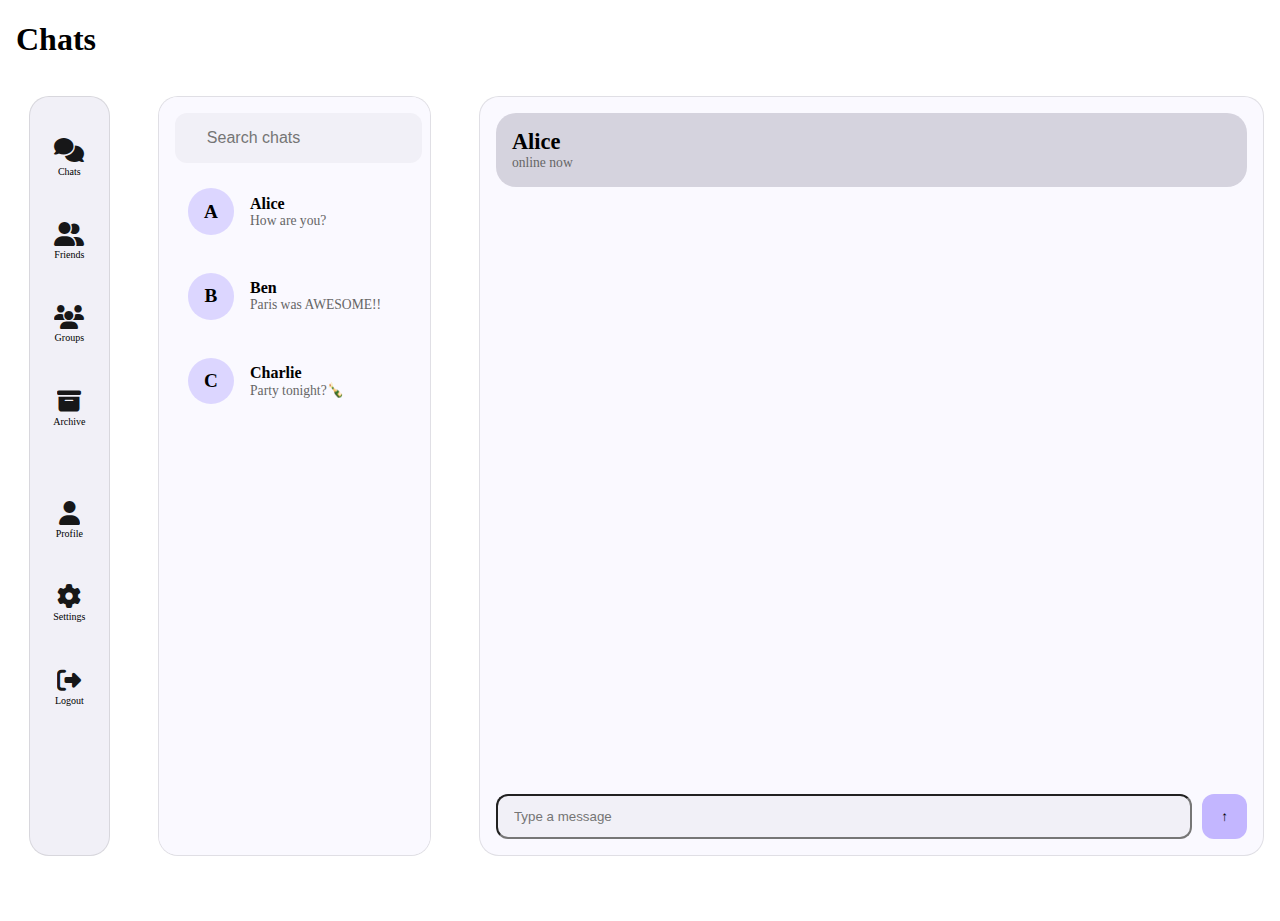
<file: frontend/index.html>
<!DOCTYPE html>

<html>
    <head>
        <meta charset="UTF-8">
        <title>Whisper</title>
        <link rel="stylesheet" href="style.css">
        <link rel="stylesheet" href="https://cdnjs.cloudflare.com/ajax/libs/font-awesome/6.5.0/css/all.min.css">


    </head>
    <body>
        <header>
            <h1>Chats</h1>
        </header>
        <main>
            <div class="screen">

                <div class="sidebar">

                    <div class="sidebar-menu">
                        <p><i class="fa-solid fa-comments"></i>Chats</p>
                        <p><i class="fa-solid fa-user-group"></i>Friends</p>
                        <p><i class="fa-solid fa-users"></i>Groups</p>
                        <p><i class="fa-solid fa-box-archive"></i>Archive</p>
                    </div>

                    <div class="sidebar-footer">
                        <p><i class="fa-solid fa-user"></i>Profile</p>
                        <p><i class="fa-solid fa-gear"></i>Settings</p>
                        <p><i class="fa-solid fa-right-from-bracket"></i>Logout</p>
                    </div>
                </div>

                <div class="all-chats">
                        
                    <div class="searchbar">
                        <input type="text" placeholder="Search chats">
                    </div>

                    <div class="chat-item">
                        <div class="avatar">
                            A
                        </div>
                        <div class="chat-info">
                            <p class="name">Alice</p>
                            <p class="chat-preview">How are you?</p>
                        </div>
                    </div>

                    <div class="chat-item">
                        <div class="avatar">
                            B
                        </div>
                        <div class="chat-info">
                            <p class="name">Ben</p>
                            <p class="chat-preview">Paris was AWESOME!!</p>
                        </div>
                    </div>

                    <div class="chat-item">
                        <div class="avatar">
                            C
                        </div>
                        <div class="chat-info">
                            <p class="name">Charlie</p>
                            <p class="chat-preview">Party tonight?🍾</p>
                        </div>
                    </div>


                </div>

                <div class="chat-window">
                    <div class="chat-header">
                        <h2>Alice</h2>
                        <p class="status">online now</p>
                    </div>

                    <div class="messages" id="messages">
                    <!-- messages will be injected here -->
                    </div>
                    
            
                    <div class="chat-input">
                        <input type="text" id="message-input" placeholder="Type a message">
                        <button id="send-button" class="send-button">↑</button>
                    </div>
                </div>
                    

            </div>
        </main>

        <script src="./script.js"></script>


    </body>
</html>
</file>
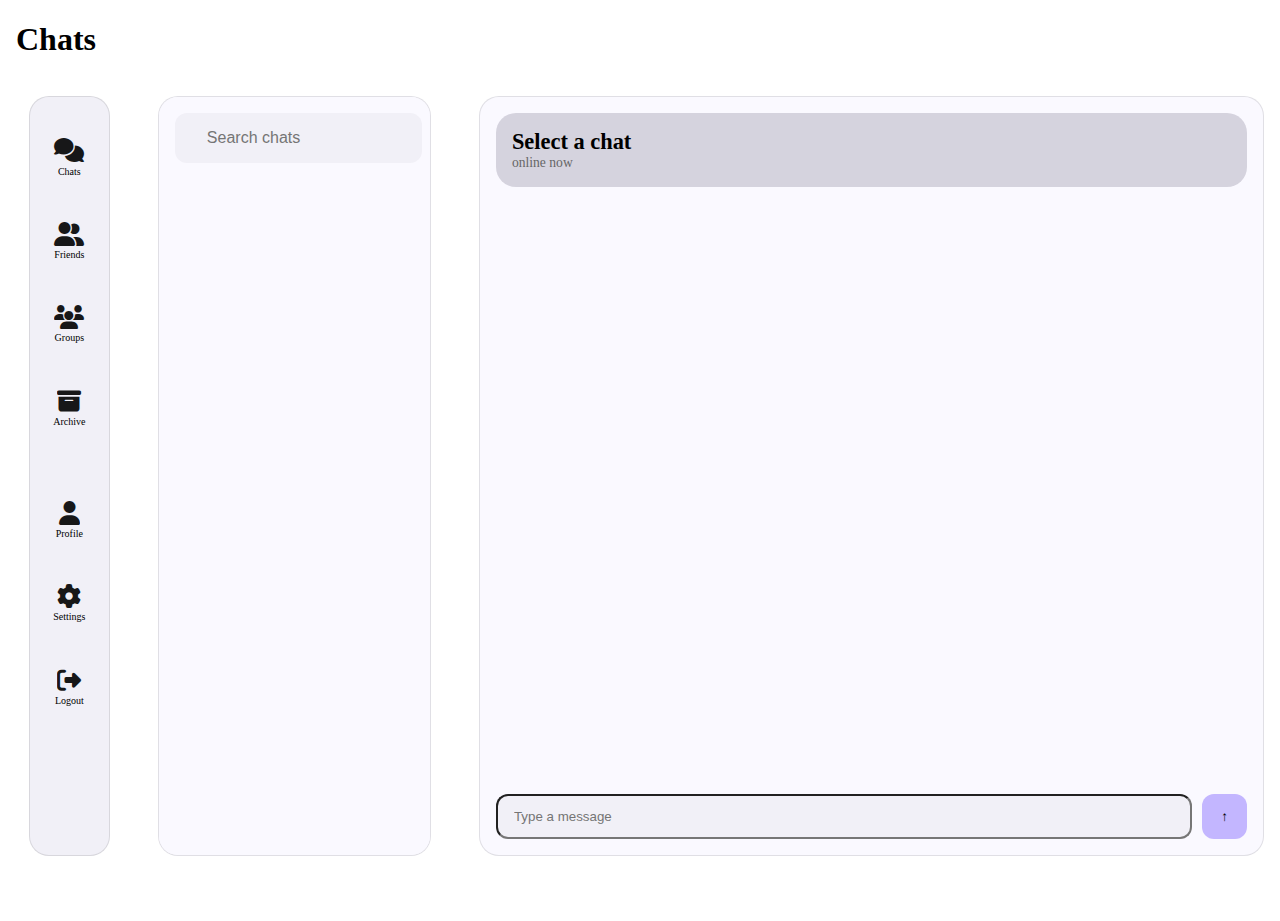
<file: frontend/chat.html>
<!DOCTYPE html>

<html>
    <head>
        <meta charset="UTF-8">
        <title>Whisper</title>
        <link rel="stylesheet" href="style.css">
        <link rel="stylesheet" href="https://cdnjs.cloudflare.com/ajax/libs/font-awesome/6.5.0/css/all.min.css">


    </head>
    <body>
        <header>
            <h1>Chats</h1>
        </header>
        <main>
            <div class="screen">

                <div class="sidebar">

                    <div class="sidebar-menu">
                        <p><i class="fa-solid fa-comments"></i>Chats</p>
                        <p><i class="fa-solid fa-user-group"></i>Friends</p>
                        <p><i class="fa-solid fa-users"></i>Groups</p>
                        <p><i class="fa-solid fa-box-archive"></i>Archive</p>
                    </div>

                    <div class="sidebar-footer">
                        <p><i class="fa-solid fa-user"></i>Profile</p>
                        <p><i class="fa-solid fa-gear"></i>Settings</p>
                        <p><i class="fa-solid fa-right-from-bracket"></i>Logout</p>
                    </div>
                </div>

                <div class="all-chats">
                        
                    <div class="searchbar">
                        <input type="text" placeholder="Search chats">
                    </div>
                    <div id="chat-list"></div>
                </div>

                <div class="chat-window">

                    <div class="chat-header">
                        <h2 id="chat-username">Select a chat</h2>
                        <p class="status">online now</p>
                    </div>

                    <div class="messages" id="messages">
                    <!-- messages will be injected here -->
                    </div>
                    
            
                    <div class="chat-input">
                        <input type="text" id="message-input" placeholder="Type a message">
                        <button id="send-button" class="send-button">↑</button>
                    </div>
                </div>
                    

            </div>
        </main>

        <script src="./script.js"></script>

    </body>
</html>
</file>
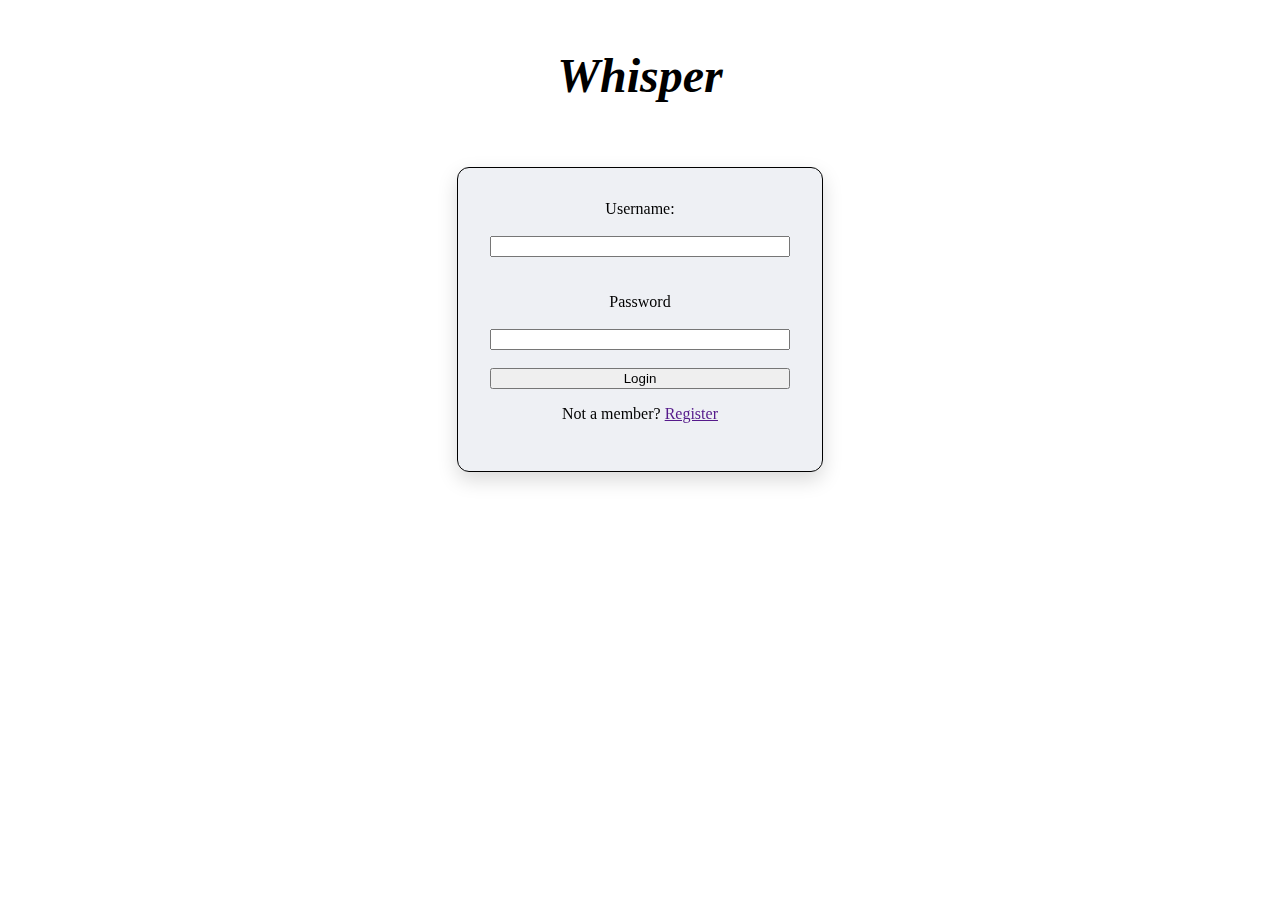
<file: frontend/login.html>
<!DOCTYPE html>

<html>
    <head>
        <meta charset="UTF-8">
        <title>Document</title>
        <link rel="stylesheet" href="login.css">
    </head>
    <body>
        <header>
            <h1 class="title">Whisper</b></i></h1>
        </header>
        <main>
            <form class="login" id="login-form">
                <label for="uname"> Username:</label></br>
                <input type="text" id="uname" name="uname"></br>
                </br>
                <label for="pwd"> Password</label></br>
                <input type="txt" id="pwd" name="pwd"></br>
                <button type="submit">Login</button>
                <p>Not a member? <a href>Register</a></p>
            </form>

        </main>
        <footer>

        </footer>
        <script src="script.js"></script>

    </body>

</html>
</file>
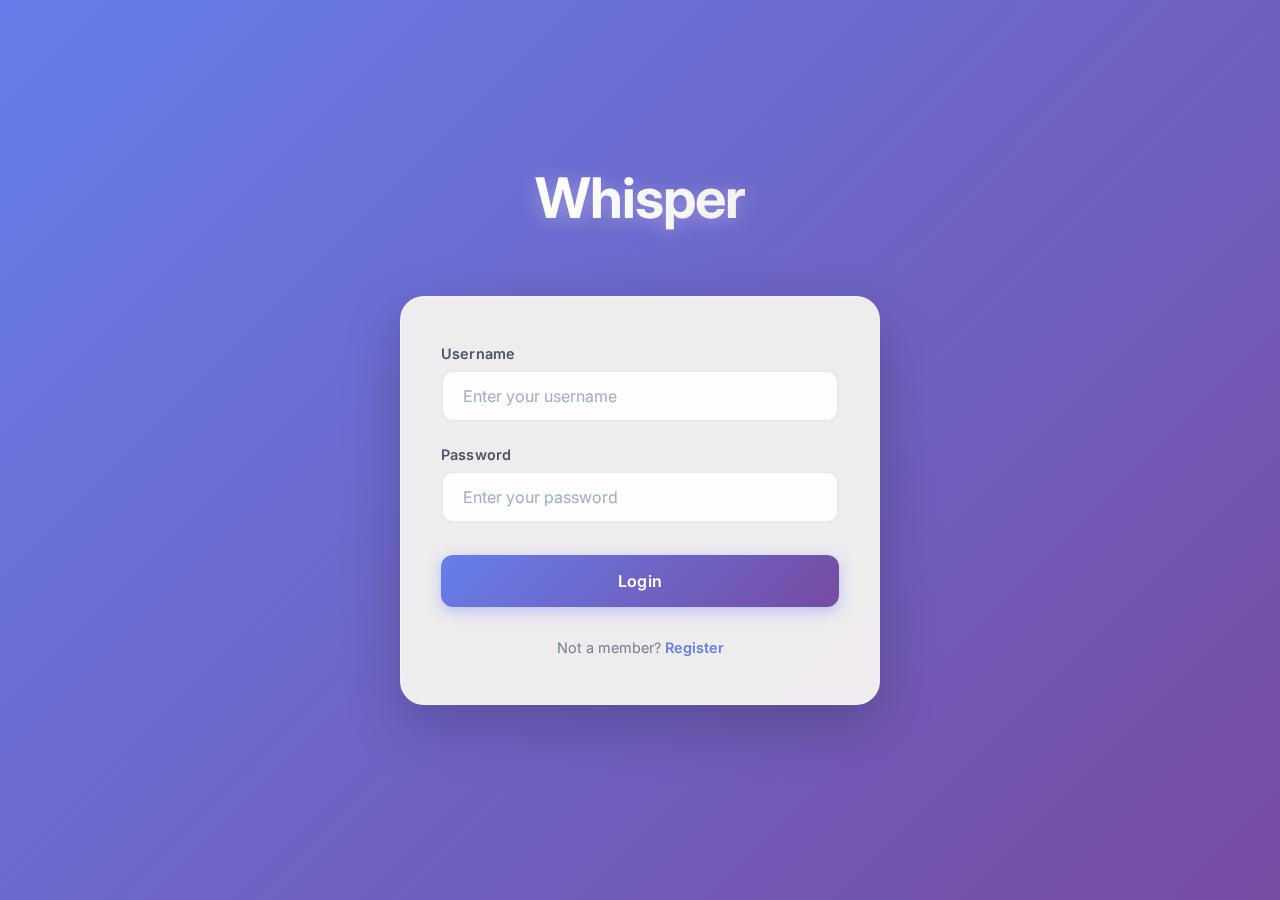
<file: frontend/html/chat.html>
<!DOCTYPE html>

<html>
    <head>
        <meta charset="UTF-8">
        <title>Whisper</title>
        <link rel="stylesheet" href="../css/chat.css">
        <link rel="stylesheet" href="https://cdnjs.cloudflare.com/ajax/libs/font-awesome/6.5.0/css/all.min.css">


    </head>
    <body>
        <header>
            <h1>Chats</h1>
        </header>
        <main>
            <div class="screen">

                <div class="sidebar">

                    <div class="sidebar-menu">
                        <p><i class="fa-solid fa-comments"></i>Chats</p>
                        <p><i class="fa-solid fa-user-group"></i>Friends</p>
                        <p><i class="fa-solid fa-users"></i>Groups</p>
                        <p><i class="fa-solid fa-box-archive"></i>Archive</p>
                    </div>

                    <div class="sidebar-footer">
                        <p><i class="fa-solid fa-user"></i>Profile</p>
                        <p><i class="fa-solid fa-gear"></i>Settings</p>
                        <p><i class="fa-solid fa-right-from-bracket"></i>Logout</p>
                    </div>
                </div>

                <div class="all-chats">
                        
                    <div class="searchbar">
                        <input type="text" placeholder="Search chats">
                    </div>
                    <div id="chat-list"></div>
                </div>

                <div class="chat-window">

                    <div class="chat-header">
                        <h2 id="chat-username">Select a chat</h2>
                        <p class="status">online now</p>
                    </div>

                    <div class="messages" id="messages">
                    <!-- messages will be injected here -->
                    </div>
                    
                    <div class="chat-input">
                        <input type="text" id="message-input" placeholder="Type a message">
                        <button id="send-button" class="send-button">↑</button>
                    </div>
                </div>
            </div>
        </main>

    <!-- MODULE -->
        <script type="module" src="../js/chat.js"></script>
    </body>
</html>
</file>
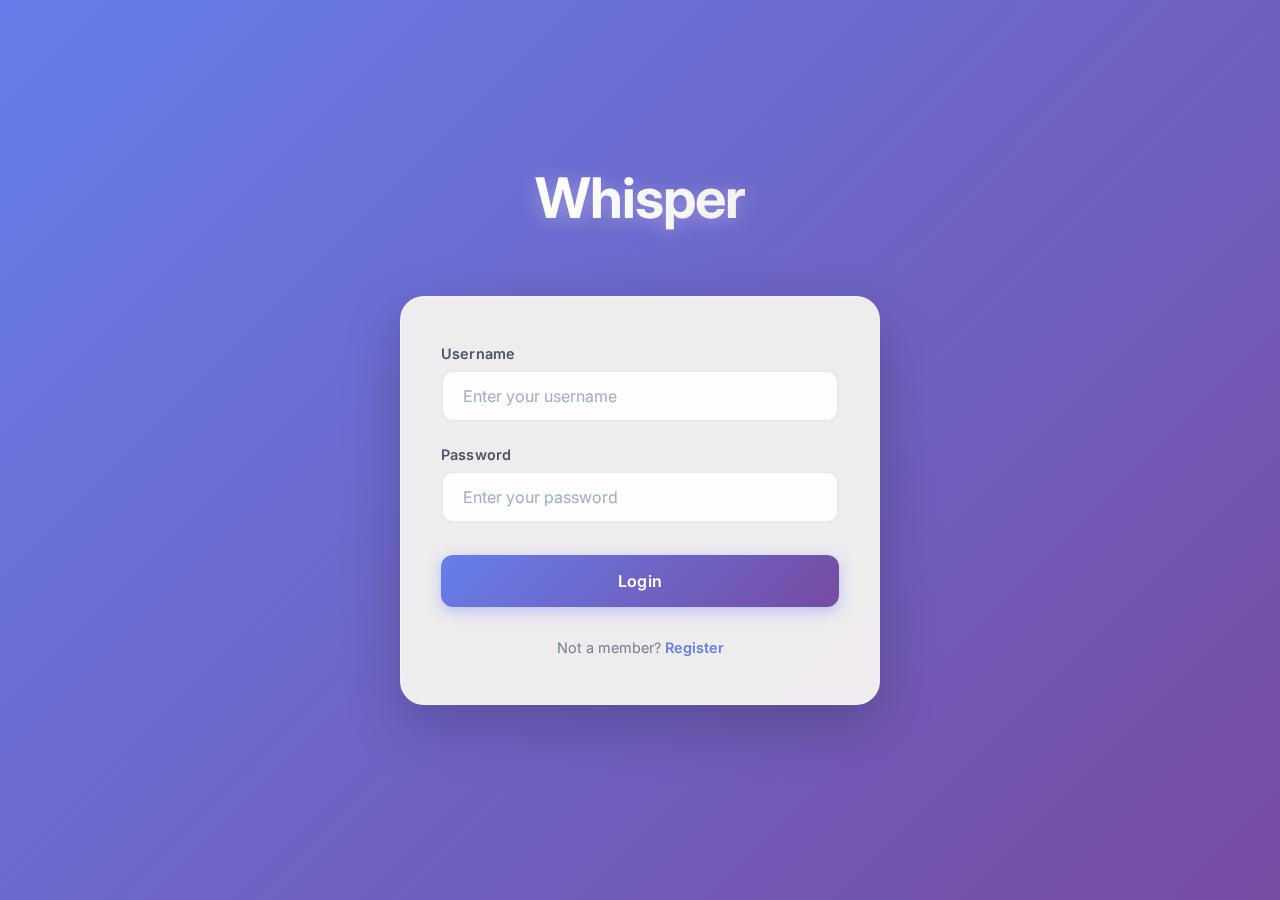
<file: frontend/html/login.html>
<!DOCTYPE html>

<html lang="en">
    <head>
        <meta charset="UTF-8">
        <meta name="viewport" content="width=device-width, initial-scale=1.0">
        <title>Whisper - Login</title>
        <link rel="stylesheet" href="../css/login.css">
        <link rel="preconnect" href="https://fonts.googleapis.com">
        <link rel="preconnect" href="https://fonts.gstatic.com" crossorigin>
        <link href="https://fonts.googleapis.com/css2?family=Inter:wght@300;400;500;600;700&display=swap" rel="stylesheet">
    </head>
    <body>
        <div class="background-gradient"></div>
        <header>
            <h1 class="title">Whisper</h1>
        </header>
        <main>
            <form class="login" id="login-form">
                <div class="form-group">
                    <label for="uname">Username</label>
                    <input type="text" id="uname" name="uname" placeholder="Enter your username" required>
                </div>
                <div class="form-group">
                    <label for="pwd">Password</label>
                    <input type="password" id="pwd" name="pwd" placeholder="Enter your password" required>
                </div>
                <button type="submit" class="login-button">Login</button>
                <p class="register-link">Not a member? <a href="#">Register</a></p>
            </form>
        </main>
        <script type="module" src="../js/login.js"></script>
    </body>
</html>
</file>
<file: frontend/style.css>
html, body {
    height: 100%;
    margin: 0;
    padding: 0;
}

.screen {
    display: flex;
    height: 88vh; 
    gap: 1.5rem;
    padding: 1rem;
    box-sizing: border-box;
}

.sidebar, .all-chats, .chat-window {
    border-radius: 20px;
    border: 1px solid rgba(0,0,0,0.1);
    padding: 1rem;
    overflow-y: auto;
}

header h1{
    font-size: 2rem;
    margin-left: 1rem;
}

.sidebar{
    width: 50px;
    background: #f1f0f7;
    padding: 1rem 1rem;
    margin-left: 0.8rem;

    display: flex;
    flex-direction: column;
    justify-content: flex-start;
    border-right: 1px solid rgba(0,0,0,0.1);
    border-radius: 20px;
    
}

.sidebar-menu p, .sidebar-footer p {
    font-size: x-small;
    height: 45px;  
    width: 100%;
    text-align: center;
    margin: 0.8rem 0;  
    cursor: pointer;
    transition: background 0.2s ease; 
    padding: 0.8rem 0;
}

.sidebar-menu p i, .sidebar-footer p i {
    font-size: 1.5rem;
    margin-bottom: 0.2rem;
    display: block;
    opacity: 0.9;
    text-align: center;
}

.sidebar-menu p:hover, .sidebar-footer p:hover {
    background: #bebbd3;
    width: 55px;
    border-radius: 10%;
}

.sidebar-footer{
    margin-top: 1rem;
}


/* =============== Chats section =============== */

.all-chats {
    width: 18rem;
    background: #faf9ff;
    padding: 1rem;
    height: 100%;
    overflow-y: auto;
    margin-left: 1.5rem;
    border-radius: 20px;
    box-sizing: border-box;
}


.searchbar, .searchbar input{
    width: 90%;
    padding: 0.5rem 1rem;
    border-radius: 12px;
    border: none;
    background: #f1f0f7;
    font-size: 1rem;
    
}

.searchbar input:focus {
    outline: none;
    border-color: #c3b6ff;
    box-shadow: 0 0 6px rgba(195,182,255,0.4);
}

.chat-item{
    display:flex;
    align-items: center;
    gap: 1rem; 

    padding: 0.8rem;
    border-radius: 12px;
    cursor: pointer;
    margin-top: 0.8rem;
    margin-bottom: 0.8rem;

    transition: background 0.2s ease;
}

.chat-item:hover {
    background: #ebe8ff;
}

.avatar{
    width: 40px;
    height: 40px;
    background: #dcd6ff;
    align-items: center;
    padding: 0.2rem;
    justify-content: center;
    display: flex;
    font-size: 1.2rem;
    font-weight: bold;
    border-radius: 30px;
}

.name {
    margin: 0;
    font-weight: bold;
    font-size: 1rem;
}

.chat-preview{
    margin: 0;
    font-size: 0.85rem;
    color: #666;
}

/* =============== Current Chat =============== */

.chat-window {
    width: 52rem;
    background: #faf9ff;
    padding: 1rem;
    height: 100%;
    overflow-y: auto;
    margin-left: 1.5rem;
    border-radius: 20px;
    display: flex;
    flex-direction: column;
    box-sizing: border-box;
}

.chat-header {
    padding: 1rem;
    border-bottom: 1px solid rgba(0 0 0 0.1);
    background-color: #d5d3de;
    border-radius: 20px;
}

.chat-header h2 {
    margin: 0;
    font-size: 1.4rem;
}

.chat-header .status {
    margin: 0;
    font-size: 0.85rem;
    color: #666;
}

/* =============== messages =============== */

.messages {
    flex: 1;
    overflow-y: auto;
    padding: 1.5rem 1rem;  
    display: flex;
    flex-direction: column;
    gap: 1.2rem;
}

.message {
    max-width: 65%;
    padding: 0.9rem 1.2rem;
    border-radius: 16px;
    margin-bottom: 0.4rem;
    line-height: 1.5;
}

.sender {
    font-weight: bold;
    margin: 0;
    padding-left: 10px;
    padding-top: 5px;
    font-size: 0.85rem;
    color: #333;
}

.incoming {
    align-self: flex-start;
    background: #f1f0f7;
}

.outgoing {
    align-self: flex-end;
    background: #dcd6ff;
}

.incoming, .outgoing {
    padding: 0.9rem 1.2rem;
    border-radius: 16px;
}


.text {
    margin: 0.2rem 0 0 0;
    padding:8px;
    line-height: 1.4;
}


.chat-input {

    display: flex;
    gap: 0.6rem;
    margin-top: 1rem;
}

.chat-input input {
    flex: 1;
    padding: 0.8rem 1rem;
    border-radius: 12px;
    border: 1px solid rgba(0 0 0 0.1);
    outline: none;
    background: #f1f0f7;
}

.chat-input button {
    padding: 0.8rem 1.2rem;
    border: none;
    border-radius: 12px;
    background: #c3b6ff;
    cursor: pointer;
}

.chat-input button:hover {
    background: #b4a8ff;
}

.chat-input {
    display: flex;
    gap: 0.6rem;
    margin-top: 1rem;
}

.chat-input input {
    flex: 1;
    padding: 0.8rem 1rem;
    border-radius: 12px;
    border: 1px solid rgba(0 0 0 0.1);
    outline: none;
    background: #f1f0f7;
}

.chat-input button {
    padding: 0.8rem 1.2rem;
    border: none;
    border-radius: 12px;
    background: #c3b6ff;
    cursor: pointer;
}

.chat-input button:hover {
    background: #b4a8ff;
}
</file>
<file: frontend/login.css>
.title{
    font-family: papyrus;
    font-size: 3rem;
    font-style: italic;
    font-weight: bold;
    text-align: center;
    padding: 1rem;
}

p{
    font-size: 1rem;
    color:rgb(32, 3, 3)                                                                                                                 */
}

.login{
    text-align: center;
    font-size: 1rem;
    background: rgba(211, 215, 226, 0.385);
    border: 0.2px solid black;
    padding: 2rem;

    margin: 3rem auto;
    max-width: 300px;
    width: 90%;

    border-radius: 12px;
    box-shadow: 0 8px 20px rgba(0,0,0,0.15);
    backdrop-filter: blur(2px);

    display: flex;
    flex-direction: column;

}
</file>
<file: frontend/css/chat.css>
* {
    margin: 0;
    padding: 0;
    box-sizing: border-box;
}

html, body {
    height: 100%;
    margin: 0;
    padding: 0;
    font-family: 'Inter', -apple-system, BlinkMacSystemFont, 'Segoe UI', Roboto, Oxygen, Ubuntu, Cantarell, sans-serif;
    background: linear-gradient(135deg, #f5f7fa 0%, #c3cfe2 100%);
    overflow: hidden;
}

header {
    padding: 1.5rem 2rem;
    background: rgba(255, 255, 255, 0.8);
    backdrop-filter: blur(10px);
    border-bottom: 1px solid rgba(0, 0, 0, 0.05);
    box-shadow: 0 2px 10px rgba(0, 0, 0, 0.05);
}

header h1 {
    font-size: 2rem;
    font-weight: 700;
    margin-left: 1rem;
    background: linear-gradient(135deg, #667eea 0%, #764ba2 100%);
    -webkit-background-clip: text;
    -webkit-text-fill-color: transparent;
    background-clip: text;
    letter-spacing: -0.02em;
}

.screen {
    display: flex;
    height: calc(100vh - 100px);
    gap: 1.5rem;
    padding: 1.5rem;
    box-sizing: border-box;
}

.sidebar, .all-chats, .chat-window {
    border-radius: 24px;
    border: 1px solid rgba(255, 255, 255, 0.3);
    padding: 1rem;
    overflow-y: auto;
    background: rgba(255, 255, 255, 0.95);
    backdrop-filter: blur(20px);
    box-shadow: 0 8px 32px rgba(0, 0, 0, 0.1);
    transition: all 0.3s ease;
}

.sidebar, .all-chats, .chat-window::-webkit-scrollbar {
    width: 8px;
}

.sidebar, .all-chats, .chat-window::-webkit-scrollbar-track {
    background: rgba(0, 0, 0, 0.05);
    border-radius: 10px;
}

.sidebar, .all-chats, .chat-window::-webkit-scrollbar-thumb {
    background: rgba(102, 126, 234, 0.3);
    border-radius: 10px;
    transition: background 0.3s ease;
}

.sidebar, .all-chats, .chat-window::-webkit-scrollbar-thumb:hover {
    background: rgba(102, 126, 234, 0.5);
}

.sidebar {
    width: 70px;
    background: rgba(255, 255, 255, 0.95);
    padding: 1.5rem 0.8rem;
    margin-left: 0.8rem;
    display: flex;
    flex-direction: column;
    justify-content: flex-start;
    border-radius: 24px;
    box-shadow: 0 4px 20px rgba(0, 0, 0, 0.08);
}

.sidebar-menu p, .sidebar-footer p {
    font-size: 0.7rem;
    height: 60px;
    width: 100%;
    text-align: center;
    margin: 0.5rem 0;
    cursor: pointer;
    transition: all 0.3s cubic-bezier(0.4, 0, 0.2, 1);
    padding: 0.8rem 0;
    border-radius: 16px;
    color: #4a5568;
    display: flex;
    flex-direction: column;
    align-items: center;
    justify-content: center;
    position: relative;
}

.sidebar-menu p i, .sidebar-footer p i {
    font-size: 1.4rem;
    margin-bottom: 0.3rem;
    display: block;
    opacity: 0.8;
    text-align: center;
    transition: all 0.3s ease;
}

.sidebar-menu p:hover, .sidebar-footer p:hover {
    background: linear-gradient(135deg, rgba(102, 126, 234, 0.1) 0%, rgba(118, 75, 162, 0.1) 100%);
    transform: translateY(-2px);
    color: #667eea;
    box-shadow: 0 4px 12px rgba(102, 126, 234, 0.2);
}

.sidebar-menu p:hover i, .sidebar-footer p:hover i {
    opacity: 1;
    transform: scale(1.1);
    color: #667eea;
}

.sidebar-footer {
    margin-top: auto;
    padding-top: 1rem;
    border-top: 1px solid rgba(0, 0, 0, 0.05);
}

/* =============== Chats section =============== */

.all-chats {
    width: 20rem;
    background: rgba(255, 255, 255, 0.95);
    padding: 1.5rem;
    height: 100%;
    overflow-y: auto;
    margin-left: 1.5rem;
    border-radius: 24px;
    box-sizing: border-box;
    display: flex;
    flex-direction: column;
}

.searchbar {
    width: 100%;
    margin-bottom: 1rem;
    position: relative;
}

.searchbar input {
    width: 100%;
    padding: 0.875rem 1.25rem;
    border-radius: 16px;
    border: 2px solid rgba(0, 0, 0, 0.08);
    background: rgba(255, 255, 255, 0.9);
    font-size: 0.95rem;
    transition: all 0.3s ease;
    outline: none;
    font-family: inherit;
}

.searchbar input:focus {
    outline: none;
    border-color: #667eea;
    background: #ffffff;
    box-shadow: 0 0 0 4px rgba(102, 126, 234, 0.1),
                0 4px 12px rgba(102, 126, 234, 0.15);
    transform: translateY(-1px);
}

.searchbar input::placeholder {
    color: #a0aec0;
}

.chat-item {
    display: flex;
    align-items: center;
    gap: 1rem;
    padding: 1rem;
    border-radius: 16px;
    cursor: pointer;
    margin-bottom: 0.5rem;
    transition: all 0.3s cubic-bezier(0.4, 0, 0.2, 1);
    position: relative;
}

.chat-item:hover {
    background: linear-gradient(135deg, rgba(102, 126, 234, 0.08) 0%, rgba(118, 75, 162, 0.08) 100%);
    transform: translateX(4px);
    box-shadow: 0 4px 12px rgba(0, 0, 0, 0.08);
}

.chat-item.active {
    background: linear-gradient(135deg, rgba(102, 126, 234, 0.15) 0%, rgba(118, 75, 162, 0.15) 100%);
    border-radius: 16px;
    box-shadow: 0 4px 16px rgba(102, 126, 234, 0.2);
}

.chat-item.active::before {
    content: '';
    position: absolute;
    left: 0;
    top: 50%;
    transform: translateY(-50%);
    width: 4px;
    height: 60%;
    background: linear-gradient(135deg, #667eea 0%, #764ba2 100%);
    border-radius: 0 4px 4px 0;
}

.avatar {
    width: 48px;
    height: 48px;
    background: linear-gradient(135deg, #667eea 0%, #764ba2 100%);
    align-items: center;
    padding: 0.2rem;
    justify-content: center;
    display: flex;
    font-size: 1.2rem;
    font-weight: 700;
    border-radius: 50%;
    color: white;
    box-shadow: 0 4px 12px rgba(102, 126, 234, 0.3);
    transition: all 0.3s ease;
    flex-shrink: 0;
}

.chat-item:hover .avatar {
    transform: scale(1.05);
    box-shadow: 0 6px 16px rgba(102, 126, 234, 0.4);
}

.name {
    margin: 0;
    font-weight: 600;
    font-size: 1rem;
    color: #2d3748;
    letter-spacing: -0.01em;
}

.chat-preview {
    margin: 0.25rem 0 0 0;
    font-size: 0.85rem;
    color: #718096;
    line-height: 1.4;
    overflow: hidden;
    text-overflow: ellipsis;
    white-space: nowrap;
}

/* =============== Current Chat =============== */

.chat-window {
    flex: 1;
    background: rgba(255, 255, 255, 0.95);
    padding: 0;
    height: 100%;
    overflow: hidden;
    margin-left: 1.5rem;
    border-radius: 24px;
    display: flex;
    flex-direction: column;
    box-sizing: border-box;
    min-width: 0;
}

.chat-header {
    padding: 1.5rem 2rem;
    border-bottom: 1px solid rgba(0, 0, 0, 0.08);
    background: linear-gradient(135deg, rgba(255, 255, 255, 0.95) 0%, rgba(255, 255, 255, 0.9) 100%);
    border-radius: 24px 24px 0 0;
    backdrop-filter: blur(10px);
    box-shadow: 0 2px 10px rgba(0, 0, 0, 0.05);
}

.chat-header h2 {
    margin: 0;
    font-size: 1.5rem;
    font-weight: 600;
    color: #2d3748;
    letter-spacing: -0.01em;
}

.chat-header .status {
    margin: 0.5rem 0 0 0;
    font-size: 0.875rem;
    color: #48bb78;
    font-weight: 500;
    display: flex;
    align-items: center;
    gap: 0.5rem;
}

.chat-header .status::before {
    content: '';
    width: 8px;
    height: 8px;
    background: #48bb78;
    border-radius: 50%;
    display: inline-block;
    animation: pulse 2s ease-in-out infinite;
}

@keyframes pulse {
    0%, 100% {
        opacity: 1;
    }
    50% {
        opacity: 0.5;
    }
}

/* =============== messages =============== */

.messages {
    flex: 1;
    overflow-y: auto;
    padding: 2rem 1.5rem;
    display: flex;
    flex-direction: column;
    gap: 1rem;
    background: rgba(248, 250, 252, 0.5);
}

.message {
    max-width: 65%;
    padding: 0;
    border-radius: 0;
    margin-bottom: 0;
    line-height: 1.5;
    animation: messageSlideIn 0.3s ease-out;
}

@keyframes messageSlideIn {
    from {
        opacity: 0;
        transform: translateY(10px);
    }
    to {
        opacity: 1;
        transform: translateY(0);
    }
}

.sender {
    font-weight: 600;
    margin: 0;
    padding-left: 12px;
    padding-bottom: 4px;
    font-size: 0.8rem;
    color: #4a5568;
    letter-spacing: 0.01em;
}

.incoming {
    align-self: flex-start;
    background: rgba(255, 255, 255, 0.95);
    border: 1px solid rgba(0, 0, 0, 0.05);
    box-shadow: 0 2px 8px rgba(0, 0, 0, 0.06);
}

.outgoing {
    align-self: flex-end;
    background: linear-gradient(135deg, rgba(102, 126, 234, 0.1) 0%, rgba(118, 75, 162, 0.1) 100%);
    border: 1px solid rgba(102, 126, 234, 0.2);
    box-shadow: 0 2px 8px rgba(102, 126, 234, 0.15);
}

.incoming, .outgoing {
    padding: 1rem 1.25rem;
    border-radius: 20px;
    transition: all 0.2s ease;
}

.incoming:hover, .outgoing:hover {
    transform: translateY(-1px);
    box-shadow: 0 4px 12px rgba(0, 0, 0, 0.1);
}

.outgoing:hover {
    box-shadow: 0 4px 12px rgba(102, 126, 234, 0.2);
}

.text {
    margin: 0;
    padding: 0;
    line-height: 1.6;
    color: #2d3748;
    word-wrap: break-word;
    font-size: 0.95rem;
}

.chat-input {
    display: flex;
    gap: 0.75rem;
    padding: 1.5rem;
    background: rgba(255, 255, 255, 0.95);
    border-top: 1px solid rgba(0, 0, 0, 0.08);
    border-radius: 0 0 24px 24px;
    box-shadow: 0 -2px 10px rgba(0, 0, 0, 0.05);
}

.chat-input input {
    flex: 1;
    padding: 1rem 1.25rem;
    border-radius: 16px;
    border: 2px solid rgba(0, 0, 0, 0.08);
    outline: none;
    background: rgba(255, 255, 255, 0.9);
    font-size: 0.95rem;
    font-family: inherit;
    transition: all 0.3s ease;
    color: #2d3748;
}

.chat-input input:focus {
    border-color: #667eea;
    background: #ffffff;
    box-shadow: 0 0 0 4px rgba(102, 126, 234, 0.1),
                0 4px 12px rgba(102, 126, 234, 0.15);
}

.chat-input input::placeholder {
    color: #a0aec0;
}

.chat-input button {
    padding: 1rem 1.5rem;
    border: none;
    border-radius: 16px;
    background: linear-gradient(135deg, #667eea 0%, #764ba2 100%);
    cursor: pointer;
    color: white;
    font-size: 1.2rem;
    font-weight: 600;
    transition: all 0.3s cubic-bezier(0.4, 0, 0.2, 1);
    box-shadow: 0 4px 12px rgba(102, 126, 234, 0.3);
    display: flex;
    align-items: center;
    justify-content: center;
    min-width: 50px;
}

.chat-input button:hover {
    transform: translateY(-2px);
    box-shadow: 0 6px 20px rgba(102, 126, 234, 0.4);
    background: linear-gradient(135deg, #764ba2 0%, #667eea 100%);
}

.chat-input button:active {
    transform: translateY(0);
    box-shadow: 0 2px 8px rgba(102, 126, 234, 0.3);
}

/* Responsive Design */
@media (max-width: 1200px) {
    .chat-window {
        width: auto;
        min-width: 400px;
    }
}

@media (max-width: 768px) {
    .screen {
        flex-direction: column;
        height: auto;
        padding: 1rem;
    }
    
    .sidebar {
        width: 100%;
        flex-direction: row;
        height: auto;
        margin-left: 0;
        padding: 0.5rem;
    }
    
    .sidebar-menu, .sidebar-footer {
        display: flex;
        flex-direction: row;
        gap: 0.5rem;
    }
    
    .all-chats {
        width: 100%;
        margin-left: 0;
        height: 300px;
    }
    
    .chat-window {
        width: 100%;
        margin-left: 0;
        height: 500px;
    }
}



/* * {
    margin: 0;
    padding: 0;
    box-sizing: border-box;
}

html, body {
    height: 100%;
    margin: 0;
    padding: 0;
    font-family: 'Inter', -apple-system, BlinkMacSystemFont, 'Segoe UI', Roboto, Oxygen, Ubuntu, Cantarell, sans-serif;
    background: linear-gradient(135deg, #f5f7fa 0%, #c3cfe2 100%);
    overflow: hidden;
}

header {
    padding: 1.5rem 2rem;
    background: rgba(255, 255, 255, 0.8);
    backdrop-filter: blur(10px);
    border-bottom: 1px solid rgba(0, 0, 0, 0.05);
    box-shadow: 0 2px 10px rgba(0, 0, 0, 0.05);
}

header h1 {
    font-size: 2rem;
    font-weight: 700;
    margin-left: 1rem;
    background: linear-gradient(135deg, #667eea 0%, #764ba2 100%);
    -webkit-background-clip: text;
    -webkit-text-fill-color: transparent;
    background-clip: text;
    letter-spacing: -0.02em;
}

.screen {
    display: flex;
    height: calc(100vh - 100px);
    gap: 1.5rem;
    padding: 1.5rem;
    box-sizing: border-box;
}

.sidebar, .all-chats, .chat-window {
    border-radius: 24px;
    border: 1px solid rgba(255, 255, 255, 0.3);
    padding: 1rem;
    overflow-y: auto;
    background: rgba(255, 255, 255, 0.95);
    backdrop-filter: blur(20px);
    box-shadow: 0 8px 32px rgba(0, 0, 0, 0.1);
    transition: all 0.3s ease;
}

.sidebar, .all-chats, .chat-window::-webkit-scrollbar {
    width: 8px;
}

.sidebar, .all-chats, .chat-window::-webkit-scrollbar-track {
    background: rgba(0, 0, 0, 0.05);
    border-radius: 10px;
}

.sidebar, .all-chats, .chat-window::-webkit-scrollbar-thumb {
    background: rgba(102, 126, 234, 0.3);
    border-radius: 10px;
    transition: background 0.3s ease;
}

.sidebar, .all-chats, .chat-window::-webkit-scrollbar-thumb:hover {
    background: rgba(102, 126, 234, 0.5);
}

.sidebar {
    width: 70px;
    background: rgba(255, 255, 255, 0.95);
    padding: 1.5rem 0.8rem;
    margin-left: 0.8rem;
    display: flex;
    flex-direction: column;
    justify-content: flex-start;
    border-radius: 24px;
    box-shadow: 0 4px 20px rgba(0, 0, 0, 0.08);
}

.sidebar-menu p, .sidebar-footer p {
    font-size: 0.7rem;
    height: 60px;
    width: 100%;
    text-align: center;
    margin: 0.5rem 0;
    cursor: pointer;
    transition: all 0.3s cubic-bezier(0.4, 0, 0.2, 1);
    padding: 0.8rem 0;
    border-radius: 16px;
    color: #4a5568;
    display: flex;
    flex-direction: column;
    align-items: center;
    justify-content: center;
    position: relative;
}

.sidebar-menu p i, .sidebar-footer p i {
    font-size: 1.4rem;
    margin-bottom: 0.3rem;
    display: block;
    opacity: 0.8;
    text-align: center;
    transition: all 0.3s ease;
}

.sidebar-menu p:hover, .sidebar-footer p:hover {
    background: linear-gradient(135deg, rgba(102, 126, 234, 0.1) 0%, rgba(118, 75, 162, 0.1) 100%);
    transform: translateY(-2px);
    color: #667eea;
    box-shadow: 0 4px 12px rgba(102, 126, 234, 0.2);
}

.sidebar-menu p:hover i, .sidebar-footer p:hover i {
    opacity: 1;
    transform: scale(1.1);
    color: #667eea;
}

.sidebar-footer {
    margin-top: auto;
    padding-top: 1rem;
    border-top: 1px solid rgba(0, 0, 0, 0.05);
}

/* =============== Chats section =============== */

.all-chats {
    width: 20rem;
    background: rgba(255, 255, 255, 0.95);
    padding: 1.5rem;
    height: 100%;
    overflow-y: auto;
    margin-left: 1.5rem;
    border-radius: 24px;
    box-sizing: border-box;
    display: flex;
    flex-direction: column;
}

.searchbar {
    width: 100%;
    margin-bottom: 1rem;
    position: relative;
}

.searchbar input {
    width: 100%;
    padding: 0.875rem 1.25rem;
    border-radius: 16px;
    border: 2px solid rgba(0, 0, 0, 0.08);
    background: rgba(255, 255, 255, 0.9);
    font-size: 0.95rem;
    transition: all 0.3s ease;
    outline: none;
    font-family: inherit;
}

.searchbar input:focus {
    outline: none;
    border-color: #667eea;
    background: #ffffff;
    box-shadow: 0 0 0 4px rgba(102, 126, 234, 0.1),
                0 4px 12px rgba(102, 126, 234, 0.15);
    transform: translateY(-1px);
}

.searchbar input::placeholder {
    color: #a0aec0;
}

.chat-item {
    display: flex;
    align-items: center;
    gap: 1rem;
    padding: 1rem;
    border-radius: 16px;
    cursor: pointer;
    margin-bottom: 0.5rem;
    transition: all 0.3s cubic-bezier(0.4, 0, 0.2, 1);
    position: relative;
}

.chat-item:hover {
    background: linear-gradient(135deg, rgba(102, 126, 234, 0.08) 0%, rgba(118, 75, 162, 0.08) 100%);
    transform: translateX(4px);
    box-shadow: 0 4px 12px rgba(0, 0, 0, 0.08);
}

.chat-item.active {
    background: linear-gradient(135deg, rgba(102, 126, 234, 0.15) 0%, rgba(118, 75, 162, 0.15) 100%);
    border-radius: 16px;
    box-shadow: 0 4px 16px rgba(102, 126, 234, 0.2);
}

.chat-item.active::before {
    content: '';
    position: absolute;
    left: 0;
    top: 50%;
    transform: translateY(-50%);
    width: 4px;
    height: 60%;
    background: linear-gradient(135deg, #667eea 0%, #764ba2 100%);
    border-radius: 0 4px 4px 0;
}

.avatar {
    width: 48px;
    height: 48px;
    background: linear-gradient(135deg, #667eea 0%, #764ba2 100%);
    align-items: center;
    padding: 0.2rem;
    justify-content: center;
    display: flex;
    font-size: 1.2rem;
    font-weight: 700;
    border-radius: 50%;
    color: white;
    box-shadow: 0 4px 12px rgba(102, 126, 234, 0.3);
    transition: all 0.3s ease;
    flex-shrink: 0;
}

.chat-item:hover .avatar {
    transform: scale(1.05);
    box-shadow: 0 6px 16px rgba(102, 126, 234, 0.4);
}

.name {
    margin: 0;
    font-weight: 600;
    font-size: 1rem;
    color: #2d3748;
    letter-spacing: -0.01em;
}

.chat-preview {
    margin: 0.25rem 0 0 0;
    font-size: 0.85rem;
    color: #718096;
    line-height: 1.4;
    overflow: hidden;
    text-overflow: ellipsis;
    white-space: nowrap;
}

/* =============== Current Chat =============== */

.chat-window {
    flex: 1;
    background: rgba(255, 255, 255, 0.95);
    padding: 0;
    height: 100%;
    overflow: hidden;
    margin-left: 1.5rem;
    border-radius: 24px;
    display: flex;
    flex-direction: column;
    box-sizing: border-box;
    min-width: 0;
}

.chat-header {
    padding: 1.5rem 2rem;
    border-bottom: 1px solid rgba(0, 0, 0, 0.08);
    background: linear-gradient(135deg, rgba(255, 255, 255, 0.95) 0%, rgba(255, 255, 255, 0.9) 100%);
    border-radius: 24px 24px 0 0;
    backdrop-filter: blur(10px);
    box-shadow: 0 2px 10px rgba(0, 0, 0, 0.05);
}

.chat-header h2 {
    margin: 0;
    font-size: 1.5rem;
    font-weight: 600;
    color: #2d3748;
    letter-spacing: -0.01em;
}

.chat-header .status {
    margin: 0.5rem 0 0 0;
    font-size: 0.875rem;
    color: #48bb78;
    font-weight: 500;
    display: flex;
    align-items: center;
    gap: 0.5rem;
}

.chat-header .status::before {
    content: '';
    width: 8px;
    height: 8px;
    background: #48bb78;
    border-radius: 50%;
    display: inline-block;
    animation: pulse 2s ease-in-out infinite;
}

@keyframes pulse {
    0%, 100% {
        opacity: 1;
    }
    50% {
        opacity: 0.5;
    }
}

/* =============== messages =============== */

.messages {
    flex: 1;
    overflow-y: auto;
    padding: 2rem 1.5rem;
    display: flex;
    flex-direction: column;
    gap: 1rem;
    background: rgba(248, 250, 252, 0.5);
}

.message {
    max-width: 65%;
    padding: 0;
    border-radius: 0;
    margin-bottom: 0;
    line-height: 1.5;
    animation: messageSlideIn 0.3s ease-out;
}

@keyframes messageSlideIn {
    from {
        opacity: 0;
        transform: translateY(10px);
    }
    to {
        opacity: 1;
        transform: translateY(0);
    }
}

.sender {
    font-weight: 600;
    margin: 0;
    padding-left: 12px;
    padding-bottom: 4px;
    font-size: 0.8rem;
    color: #4a5568;
    letter-spacing: 0.01em;
}

.incoming {
    align-self: flex-start;
    background: rgba(255, 255, 255, 0.95);
    border: 1px solid rgba(0, 0, 0, 0.05);
    box-shadow: 0 2px 8px rgba(0, 0, 0, 0.06);
}

.outgoing {
    align-self: flex-end;
    background: linear-gradient(135deg, rgba(102, 126, 234, 0.1) 0%, rgba(118, 75, 162, 0.1) 100%);
    border: 1px solid rgba(102, 126, 234, 0.2);
    box-shadow: 0 2px 8px rgba(102, 126, 234, 0.15);
}

.incoming, .outgoing {
    padding: 1rem 1.25rem;
    border-radius: 20px;
    transition: all 0.2s ease;
}

.incoming:hover, .outgoing:hover {
    transform: translateY(-1px);
    box-shadow: 0 4px 12px rgba(0, 0, 0, 0.1);
}

.outgoing:hover {
    box-shadow: 0 4px 12px rgba(102, 126, 234, 0.2);
}

.text {
    margin: 0;
    padding: 0;
    line-height: 1.6;
    color: #2d3748;
    word-wrap: break-word;
    font-size: 0.95rem;
}

.chat-input {
    display: flex;
    gap: 0.75rem;
    padding: 1.5rem;
    background: rgba(255, 255, 255, 0.95);
    border-top: 1px solid rgba(0, 0, 0, 0.08);
    border-radius: 0 0 24px 24px;
    box-shadow: 0 -2px 10px rgba(0, 0, 0, 0.05);
}

.chat-input input {
    flex: 1;
    padding: 1rem 1.25rem;
    border-radius: 16px;
    border: 2px solid rgba(0, 0, 0, 0.08);
    outline: none;
    background: rgba(255, 255, 255, 0.9);
    font-size: 0.95rem;
    font-family: inherit;
    transition: all 0.3s ease;
    color: #2d3748;
}

.chat-input input:focus {
    border-color: #667eea;
    background: #ffffff;
    box-shadow: 0 0 0 4px rgba(102, 126, 234, 0.1),
                0 4px 12px rgba(102, 126, 234, 0.15);
}

.chat-input input::placeholder {
    color: #a0aec0;
}

.chat-input button {
    padding: 1rem 1.5rem;
    border: none;
    border-radius: 16px;
    background: linear-gradient(135deg, #667eea 0%, #764ba2 100%);
    cursor: pointer;
    color: white;
    font-size: 1.2rem;
    font-weight: 600;
    transition: all 0.3s cubic-bezier(0.4, 0, 0.2, 1);
    box-shadow: 0 4px 12px rgba(102, 126, 234, 0.3);
    display: flex;
    align-items: center;
    justify-content: center;
    min-width: 50px;
}

.chat-input button:hover {
    transform: translateY(-2px);
    box-shadow: 0 6px 20px rgba(102, 126, 234, 0.4);
    background: linear-gradient(135deg, #764ba2 0%, #667eea 100%);
}

.chat-input button:active {
    transform: translateY(0);
    box-shadow: 0 2px 8px rgba(102, 126, 234, 0.3);
}

/* Responsive Design */
@media (max-width: 1200px) {
    .chat-window {
        width: auto;
        min-width: 400px;
    }
}

@media (max-width: 768px) {
    .screen {
        flex-direction: column;
        height: auto;
        padding: 1rem;
    }
    
    .sidebar {
        width: 100%;
        flex-direction: row;
        height: auto;
        margin-left: 0;
        padding: 0.5rem;
    }
    
    .sidebar-menu, .sidebar-footer {
        display: flex;
        flex-direction: row;
        gap: 0.5rem;
    }
    
    .all-chats {
        width: 100%;
        margin-left: 0;
        height: 300px;
    }
    
    .chat-window {
        width: 100%;
        margin-left: 0;
        height: 500px;
    }
} */
</file>
<file: frontend/css/login.css>
* {
    margin: 0;
    padding: 0;
    box-sizing: border-box;
}

html, body {
    height: 100%;
    margin: 0;
    padding: 0;
    font-family: 'Inter', -apple-system, BlinkMacSystemFont, 'Segoe UI', Roboto, Oxygen, Ubuntu, Cantarell, sans-serif;
    overflow-x: hidden;
}

body {
    position: relative;
    display: flex;
    flex-direction: column;
    align-items: center;
    justify-content: center;
    min-height: 100vh;
}

.background-gradient {
    position: fixed;
    top: 0;
    left: 0;
    width: 100%;
    height: 100%;
    background: linear-gradient(135deg, #667eea 0%, #764ba2 25%, #f093fb 50%, #4facfe 75%, #00f2fe 100%);
    background-size: 400% 400%;
    animation: gradientShift 15s ease infinite;
    z-index: -1;
}

@keyframes gradientShift {
    0% {
        background-position: 0% 50%;
    }
    50% {
        background-position: 100% 50%;
    }
    100% {
        background-position: 0% 50%;
    }
}

header {
    margin-bottom: 2rem;
    animation: fadeInDown 0.8s ease-out;
}

.title {
    font-size: 3.5rem;
    font-weight: 700;
    text-align: center;
    background: linear-gradient(135deg, #ffffff 0%, #f0f0f0 100%);
    -webkit-background-clip: text;
    -webkit-text-fill-color: transparent;
    background-clip: text;
    text-shadow: 0 4px 20px rgba(255, 255, 255, 0.3);
    letter-spacing: -0.02em;
    margin: 0;
}

main {
    width: 100%;
    display: flex;
    justify-content: center;
    align-items: center;
    padding: 2rem;
    animation: fadeInUp 0.8s ease-out 0.2s both;
}

.login {
    background: rgba(245, 243, 240, 0.95);
    backdrop-filter: blur(20px);
    border: 1px solid rgba(255, 255, 255, 0.3);
    padding: 3rem 2.5rem;
    margin: 0 auto;
    max-width: 480px;
    width: 100%;
    border-radius: 24px;
    box-shadow: 0 20px 60px rgba(0, 0, 0, 0.2),
                0 0 0 1px rgba(255, 255, 255, 0.1) inset;
    display: flex;
    flex-direction: column;
    gap: 1.5rem;
    transition: transform 0.3s ease, box-shadow 0.3s ease;
}

.login:hover {
    transform: translateY(-2px);
    box-shadow: 0 25px 70px rgba(0, 0, 0, 0.25),
                0 0 0 1px rgb(243, 242, 238) inset;
}

.form-group {
    display: flex;
    flex-direction: column;
    gap: 0.5rem;
    text-align: left;
}

.form-group label {
    font-size: 0.9rem;
    font-weight: 600;
    color: #4a5568;
    letter-spacing: 0.01em;
}

.form-group input {
    width: 100%;
    padding: 0.875rem 1.25rem;
    font-size: 1rem;
    font-family: inherit;
    color: #2d3748;
    background: rgba(255, 255, 255, 0.9);
    border: 2px solid rgba(0, 0, 0, 0.08);
    border-radius: 12px;
    transition: all 0.3s ease;
    outline: none;
}

.form-group input::placeholder {
    color: #a0aec0;
}

.form-group input:focus {
    border-color: #667eea;
    background: #ffffff;
    box-shadow: 0 0 0 4px rgba(102, 126, 234, 0.1),
                0 4px 12px rgba(102, 126, 234, 0.15);
    transform: translateY(-1px);
}

.form-group input:hover:not(:focus) {
    border-color: rgba(0, 0, 0, 0.15);
    background: #ffffff;
}

.login-button {
    width: 100%;
    padding: 1rem;
    margin-top: 0.5rem;
    font-size: 1rem;
    font-weight: 600;
    font-family: inherit;
    color: #ffffff;
    background: linear-gradient(135deg, #667eea 0%, #764ba2 100%);
    border: none;
    border-radius: 12px;
    cursor: pointer;
    transition: all 0.3s ease;
    box-shadow: 0 4px 15px rgba(102, 126, 234, 0.4);
    letter-spacing: 0.02em;
}

.login-button:hover {
    transform: translateY(-2px);
    box-shadow: 0 6px 20px rgba(102, 126, 234, 0.5);
    background: linear-gradient(135deg, #764ba2 0%, #667eea 100%);
}

.login-button:active {
    transform: translateY(0);
    box-shadow: 0 2px 10px rgba(102, 126, 234, 0.4);
}

.register-link {
    text-align: center;
    font-size: 0.9rem;
    color: #718096;
    margin-top: 0.5rem;
}

.register-link a {
    color: #667eea;
    text-decoration: none;
    font-weight: 600;
    transition: all 0.2s ease;
    position: relative;
}

.register-link a::after {
    content: '';
    position: absolute;
    bottom: -2px;
    left: 0;
    width: 0;
    height: 2px;
    background: #667eea;
    transition: width 0.3s ease;
}

.register-link a:hover {
    color: #764ba2;
}

.register-link a:hover::after {
    width: 100%;
}

@keyframes fadeInDown {
    from {
        opacity: 0;
        transform: translateY(-30px);
    }
    to {
        opacity: 1;
        transform: translateY(0);
    }
}

@keyframes fadeInUp {
    from {
        opacity: 0;
        transform: translateY(30px);
    }
    to {
        opacity: 1;
        transform: translateY(0);
    }
}

/* Responsive Design */
@media (max-width: 480px) {
    .title {
        font-size: 2.5rem;
    }
    
    .login {
        padding: 2rem 1.5rem;
        border-radius: 20px;
    }
    
    main {
        padding: 1rem;
    }
}



/* html, body {
    height: 100%;
    margin: 0;
    padding: 0;
    background-color: rgb(236, 232, 223);
}


.title{
    font-family: papyrus;
    font-size: 3rem;
    font-style: italic;
    font-weight: bold;
    text-align: center;
    padding: 1rem;
}

p{
    font-size: 1rem;
    color:rgb(228, 125, 8)                                                                                                                 */



/* .login{
    text-align: center;
    font-size: 1rem;
    background: rgb(217, 213, 196);
    border: 0.2px solid black;
    padding: 2rem;

    margin: 3rem auto;
    max-width: 300px;
    width: 90%;

    border-radius: 12px;
    box-shadow: 0 8px 20px rgba(0,0,0,0.15);
    backdrop-filter: blur(2px);

    display: flex;
    flex-direction: column;

} */




/* html, body {
    height: 100%;
    margin: 0;
    padding: 0;
    background-color: rgb(236, 232, 223);
}


.title{
    font-family: papyrus;
    font-size: 3rem;
    font-style: italic;
    font-weight: bold;
    text-align: center;
    padding: 1rem;
}

p{
    font-size: 1rem;
    color:rgb(228, 125, 8);
}

.login{
    text-align: center;
    font-size: 1rem;
    background: rgb(217, 213, 196);
    border: 0.2px solid black;
    padding: 2rem;

    margin: 3rem auto;
    max-width: 300px;
    width: 90%;

    border-radius: 12px;
    box-shadow: 0 8px 20px rgba(0,0,0,0.15);
    backdrop-filter: blur(2px);

    display: flex;
    flex-direction: column;
} */
</file>
